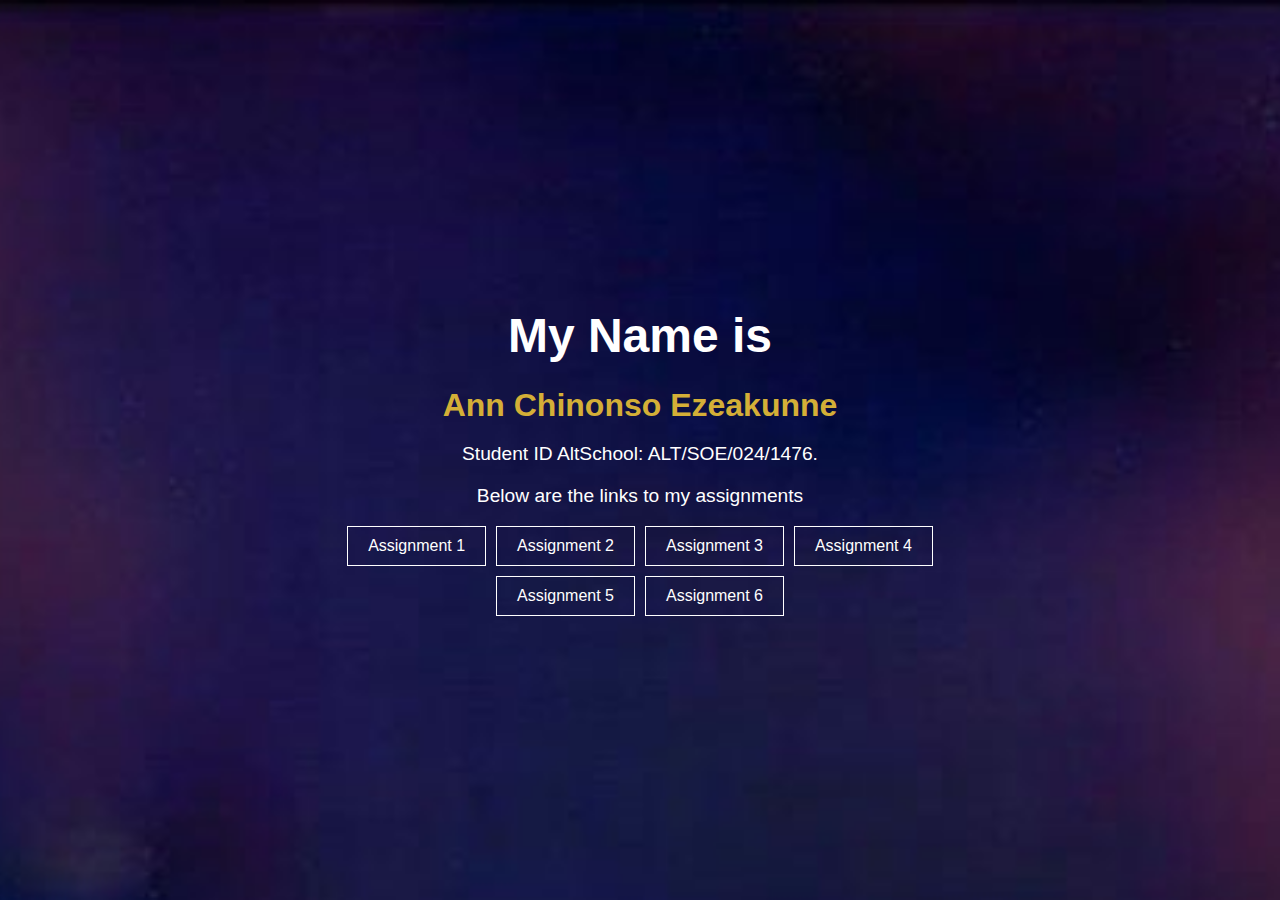
<file: index.html>
<!DOCTYPE html>
<html lang="en">
<head>
    <meta charset="UTF-8">
    <meta name="viewport" content="width=device-width, initial-scale=1.0">
    <title>Assignments</title>
    <style>
        body {
            margin: 0;
            font-family: Arial, sans-serif;
            background: url('picture/background.jpeg') no-repeat center center fixed;
            background-size: cover;
            color: white;
            text-align: center;
            display: flex;
            flex-direction: column;
            justify-content: center;
            height: 100vh;
        }
        .container {
            max-width: 600px;
            margin: auto;
        }
        h1 {
            font-size: 3em;
            margin: 0.5em 0;
        }
        h2 {
            font-size: 2em;
            margin: 0.5em 0;
            color: #d4af37;
        }
        p {
            font-size: 1.2em;
            margin: 1em 0;
        }
        .assignments {
            display: flex;
            flex-wrap: wrap;
            justify-content: center;
            gap: 10px;
        }
        .assignments a {
            display: inline-block;
            padding: 10px 20px;
            border: 1px solid white;
            text-decoration: none;
            color: white;
            transition: background 0.3s, color 0.3s;
        }
        .assignments a:hover {
            background: white;
            color: rgb(103, 58, 183);
        }
    </style>
</head>
<body>
    <div class="container">
        <h1>My Name is</h1>
        <h2>Ann Chinonso Ezeakunne</h2>
        <p>Student ID AltSchool:  ALT/SOE/024/1476.</p>
        <p>Below are the links to my assignments</p>
        <div class="assignments">
            <a href="Assignment6.html">Assignment 1</a>
            <a href="Assignment.html">Assignment 2</a>
            <a href="Assignment2.html">Assignment 3</a>
            <a href="Assignment1.html">Assignment 4</a>
            <a href="Assignment4.html">Assignment 5</a>
            <a href="Assigment5.html">Assignment 6</a>
        </div>
    </div>
</body>
</html>
</file>
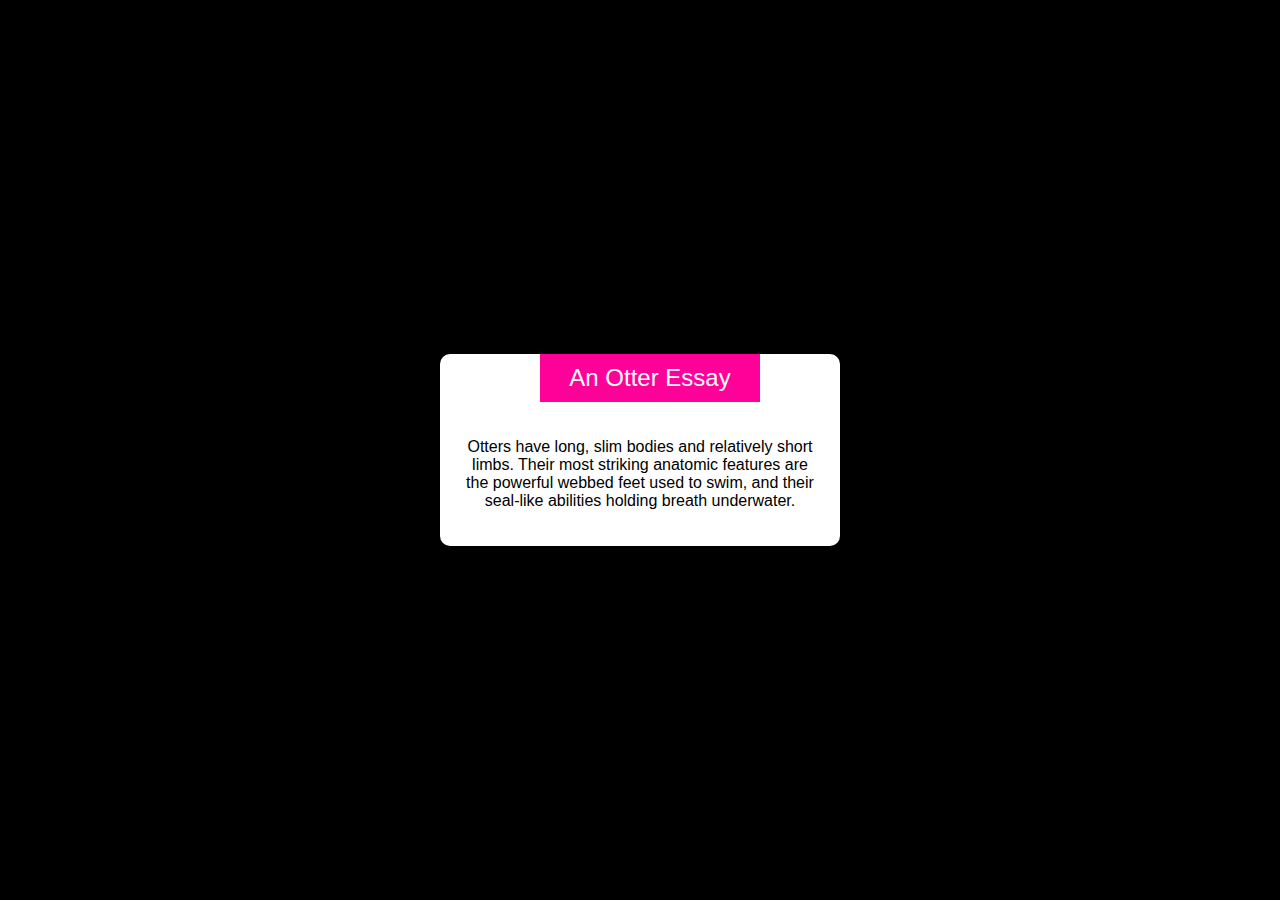
<file: Assignment1.html>
<!DOCTYPE html>
<html lang="en">
<head>
    <meta charset="UTF-8">
    <meta name="viewport" content="width=device-width, initial-scale=1.0">
    <title>An Otter Essay</title>
    <link rel="stylesheet" href="Assignment1.css">
</head>
<body>
    <div class="card">
        <div class="card-header">An Otter Essay</div>
        <div class="card-body">
            <p>Otters have long, slim bodies and relatively short limbs. Their most striking anatomic features are the powerful webbed feet used to swim, and their seal-like abilities holding breath underwater.</p>
        </div>
    </div>
</body>
</html>
</file>
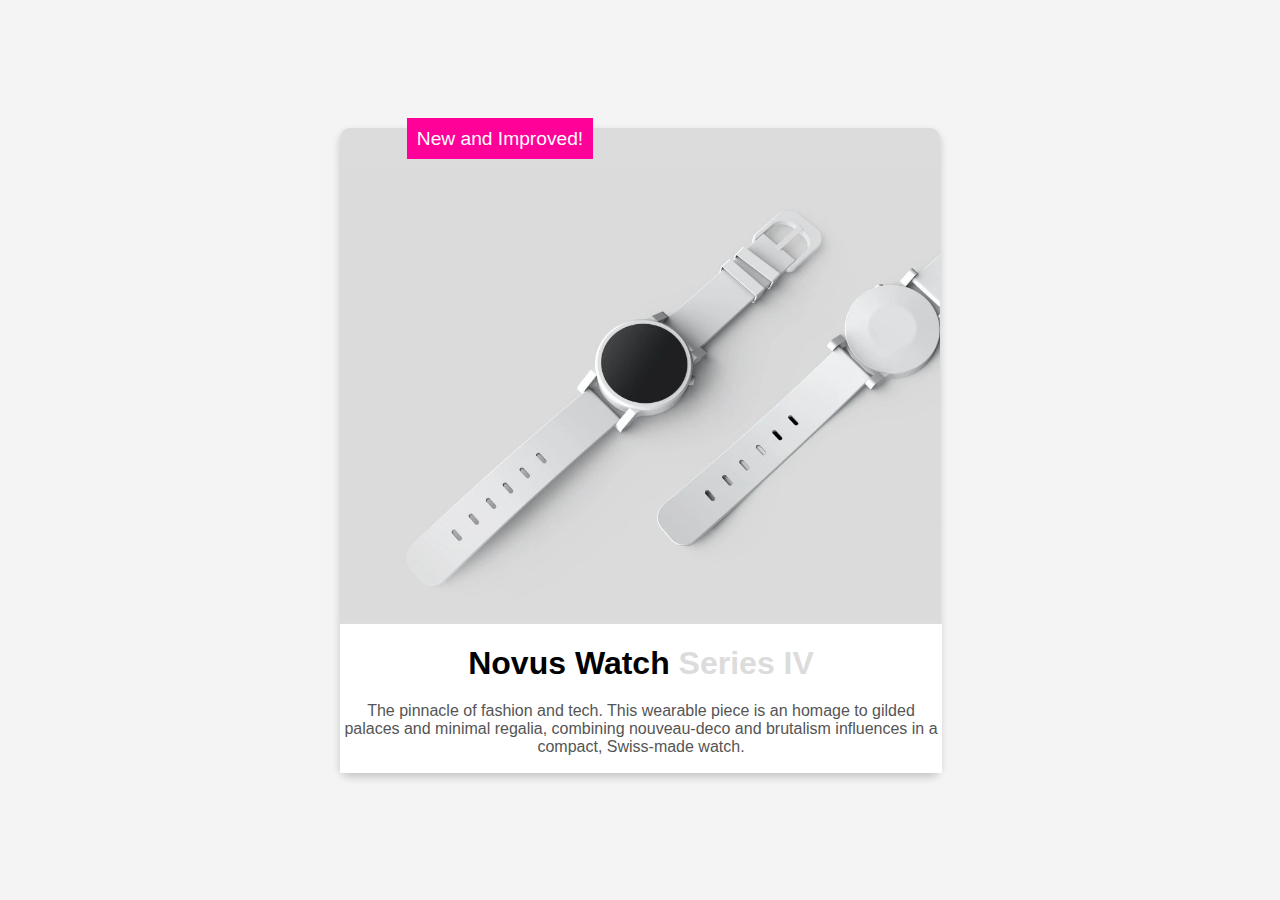
<file: Assignment2.html>
<!DOCTYPE html>
<html lang="en">
<head>
    <meta charset="UTF-8">
    <meta name="viewport" content="width=device-width, initial-scale=1.0">
    <title>Document</title>
    <link rel="stylesheet" href="Assignment2.css">
</head>
<body>
    <section class="assignment-2">
    <span class="tag">New and Improved!</span>
    <img src="picture/watch.jpeg" alt="Novus Watch">
    <div class="assignment2-text">
        <h2>Novus Watch <span>Series IV</span></h2>
        <p>The pinnacle of fashion and tech. This wearable piece is an homage to gilded palaces and minimal regalia, combining nouveau-deco and brutalism influences in a compact, Swiss-made watch.</p>
    </div>
</section>

</body>
</html>
</file>
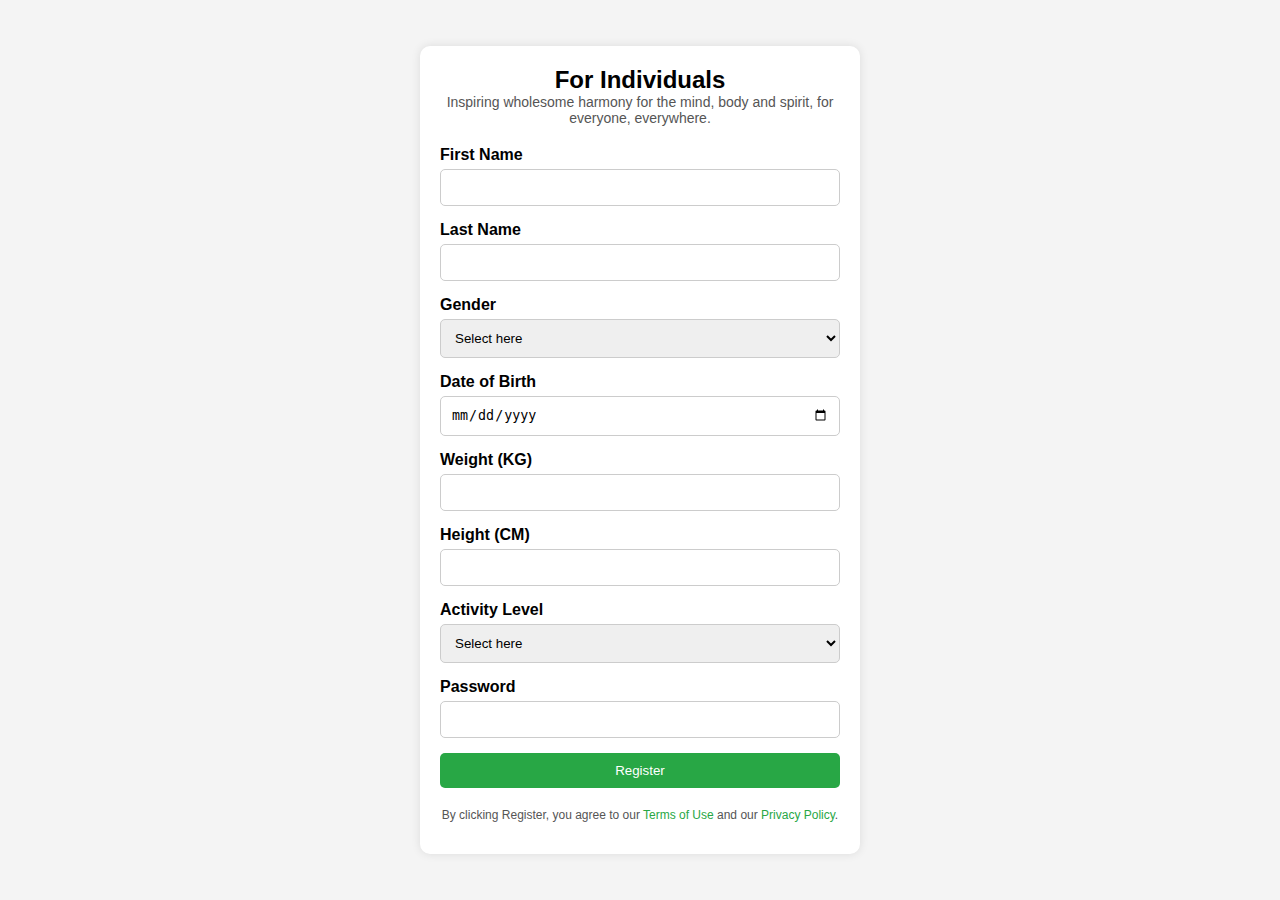
<file: Assignment3.html>
<!DOCTYPE html>
<html lang="en">
<head>
    <meta charset="UTF-8">
    <meta name="viewport" content="width=device-width, initial-scale=1.0">
    <title>Registration Form</title>
    <link rel="stylesheet" href="Assignment3.css">
</head>
<body>
    <div class="container">
        <header>
            <h1>For Individuals</h1>
            <p>Inspiring wholesome harmony for the mind, body and spirit, for everyone, everywhere.</p>
        </header>
        <form>
            <label for="first-name">First Name</label>
            <input type="text" id="first-name" name="first-name" required>

            <label for="last-name">Last Name</label>
            <input type="text" id="last-name" name="last-name" required>

            <label for="gender">Gender</label>
            <select id="gender" name="gender" required>
                <option value="">Select here</option>
                <option value="MALE">Male</option>
                <option value="female">Female</option>
               
            </select>

            <label for="dob">Date of Birth</label>
            <input type="date" id="dob" name="dob" required>

            <label for="weight">Weight (KG)</label>
            <input type="number" id="weight" name="weight" required>

            <label for="height">Height (CM)</label>
            <input type="number" id="height" name="height" required>

            <label for="activity-level">Activity Level</label>
            <select id="activity-level" name="activity-level" required>
                <option value="">Select here</option>
               
            </select>

            <label for="password">Password</label>
            <input type="password" id="password" name="password" required>

            <button type="submit">Register</button>
        </form>
        <footer>
            <p>By clicking Register, you agree to our <a href="#">Terms of Use</a> and our <a href="#">Privacy Policy</a>.</p>
        </footer>
    </div>
</body>
</html>
</file>
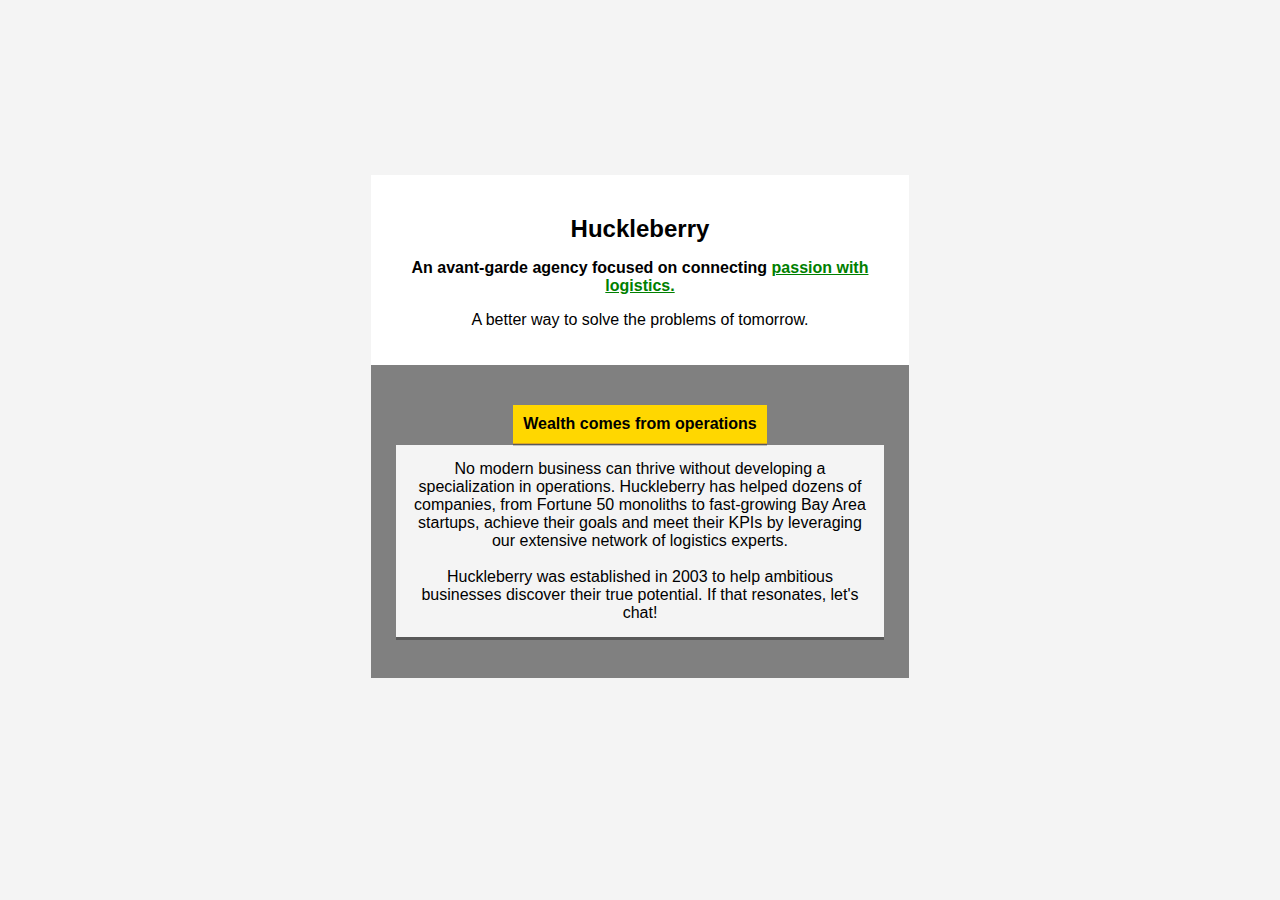
<file: Assignment4.html>
<!DOCTYPE html>
<html lang="en">
<head>
    <meta charset="UTF-8">
    <meta name="viewport" content="width=device-width, initial-scale=1.0">
    <title>Huckleberry Section</title>
    <link rel="stylesheet" href="Assignment4.css">
</head>
<body>
    <section class="assignment-4">
     <div class="assignment4">
    <div class="assignment4A">
      <h2>Huckleberry</h2>
            <p class="assignment4A-1">An avant-garde agency focused on connecting <span class="assignment4A-2">passion with logistics.</span></p>
            <p>A better way to solve the problems of tomorrow.</p>
    </div>
      
    <div class="assignment4A-3">
        <div class="assignment4A-4">Wealth comes from operations</div>
            <p>No modern business can thrive without developing a specialization in operations. Huckleberry has helped dozens of companies, from Fortune 50 monoliths to fast-growing Bay Area startups, achieve their goals and meet their KPIs by leveraging our extensive network of logistics experts.  <br><br>
            Huckleberry was established in 2003 to help ambitious businesses discover their true potential. If that resonates, let's chat!</p>
            </div>
        </div> 
        











    </section>
</body>
</html>
</file>
<file: Assignment1.css>
body {
    display: flex;
    justify-content: center;
    align-items: center;
    height: 100vh;
    margin: 0;
    background-color: black;
}

.card {
    background-color: white;
    border-radius: 10px;
    box-shadow: 0 4px 8px rgba(0, 0, 0, 0.2);
    max-width: 400px;
    text-align: center;
    font-family: Arial, sans-serif;
}

.card-header {
    background-color: #ff0099;
    color: white;
    padding: 10px;
  width: 50%;
  margin-left: 100px;
    font-size: 1.5em;
}

.card-body {
    padding: 20px;
    color: black;
}

/* Media Queries */

/* Styles for Tablets (width between 600px and 900px) */
@media (min-width: 600px) and (max-width: 900px) {
    .card {
        max-width: 300px;
    }
    .card-header {
        font-size: 1.2em;
    }
    .card-body {
        padding: 15px;
    }
}

/* Styles for Mobiles (width below 600px) */
@media (max-width: 600px) {
    .card {
        max-width: 250px;
    }
    .card-header {
        font-size: 1em;
    }
    .card-body {
        padding: 10px;
    }
}

/* Styles for Laptops and Desktops (width above 900px) */
@media (min-width: 900px) {
    .card {
        max-width: 400px;
    }
    .card-header {
        font-size: 1.5em;
    }
    .card-body {
        padding: 20px;
    }
}
</file>
<file: Assignment2.css>
body {
    font-family: Arial, sans-serif;
    background-color: #f4f4f4;
    margin: 0;
    padding: 0;
    display: flex;
    justify-content: center;
    align-items: center;
    min-height: 100vh;
}

.assignment-2 {
    background-color: #DCDCDC;
    border-radius: 10px;
    box-shadow: 0 4px 8px rgba(0, 0, 0, 0.2);
    max-width: 600px;
    width: 100%;
    text-align: center;
    /* padding: 20px;
    margin: 10px; */
}

.tag {
    background-color: #ff0099;
    color: white;
    padding: 10px;
 width: 50%;
margin-right: 280px;
    font-size: 1.2em;
}

.assignment2-text{
  background-color: white;
width: 100%;
  padding: 1px;
    /* margin: 3px; */
}

.assignment2-text h2 {
    margin: 20px 0;
    font-size: 2em;
}

.assignment2-text p {
    font-size: 1em;
    color: #555;
}

.assignment2-text span {
    color: #DCDCDC;
}

.assignment-2 img {
    max-width: 100%;
    border-radius: 5px;
    margin-top: 20px;
}

/* Media Queries */

/* Styles for Tablets (width between 600px and 900px) */
@media (min-width: 600px) and (max-width: 900px) {
    .assignment-2 {
        max-width: 500px;
    }
    .tag {
        font-size: 1em;
    }
    .assignment2-text h2 {
        font-size: 1.8em;
    }
    .assignment2-text p {
        font-size: 0.9em;
    }
}

/* Styles for Mobiles (width below 600px) */
@media (max-width: 600px) {
    .assignment-2 {
        max-width: 300px;
    }
    .tag {
        font-size: 0.8em;
    }
    .assignment2-text h2 {
        font-size: 1.5em;
    }
    .assignment2-text p {
        font-size: 0.8em;
    }
}

/* Styles for Laptops and Desktops (width above 900px) */
@media (min-width: 900px) {
    .assignment-2 {
        max-width: 600px;
    }
    .tag {
        font-size: 1.2em;
    }
    .assignment2-text h2 {
        font-size: 2em;
    }
    .assignment2-text p {
        font-size: 1em;
    }
}
</file>
<file: Assignment3.css>
body {
    font-family: Arial, sans-serif;
    background-color: #f4f4f4;
    margin: 0;
    padding: 0;
    display: flex;
    justify-content: center;
    align-items: center;
    height: 100vh;
}

.container {
    background-color: white;
    padding: 20px;
    border-radius: 10px;
    box-shadow: 0 0 10px rgba(0, 0, 0, 0.1);
    max-width: 400px;
    width: 100%;
}

header {
    text-align: center;
    margin-bottom: 20px;
}

header h1 {
    margin: 0;
    font-size: 24px;
}

header p {
    margin: 0;
    font-size: 14px;
    color: #555;
}

form {
    display: flex;
    flex-direction: column;
}

form label {
    margin-bottom: 5px;
    font-weight: bold;
}

form input, form select {
    margin-bottom: 15px;
    padding: 10px;
    border: 1px solid #ccc;
    border-radius: 5px;
}

form button {
    padding: 10px;
    background-color: #28a745;
    color: white;
    border: none;
    border-radius: 5px;
    cursor: pointer;
}

form button:hover {
    background-color: #218838;
}

footer {
    text-align: center;
    margin-top: 20px;
    font-size: 12px;
    color: #555;
}

footer a {
    color: #28a745;
    text-decoration: none;
}

footer a:hover {
    text-decoration: underline;
}

/* Media Queries */
@media (max-width: 768px) {
    .container {
        width: 90%;
    }
}

@media (max-width: 480px) {
    .container {
        width: 100%;
        padding: 15px;
    }
}
</file>
<file: Assignment4.css>
body {
font-family: Arial, sans-serif;
background-color: #f4f4f4;
padding: 20px;
}

.assignment-4 {
width: 100%;
display: flex;
margin: 0 auto;
justify-content: space-around;
margin-top: 12%;
}

.assignment4A {
background-color: white;
padding: 20px;
text-align: center;
} 

 .assignment4{
border-radius: 5px;
width: 44%;
} 

 .assignment4A-1 {
font-weight: bold;
color: black;
}

.assignment4A-2 {
color: green;
text-decoration: underline;
}

h2 {
font-size: 24px;
margin-bottom: 10px;
}



.assignment4A-3 {
background-color: gray;
padding: 25px;
margin-bottom: 25px;
text-align: center;
}

.assignment4A-3 p {
background-color: #f4f4f4;
padding: 15px;
box-shadow: 0 3px 0 rgba(0, 0, 0, 0.3);
}
.assignment4A-4 {
background-color: gold;
font-weight: bold;
padding: 10px;
position: relative;
top: 15px;
display: inline-block;
box-shadow: 0 1.7px 0 rgba(0, 0, 0, 0.3);
border-bottom: 1px solid goldenrod;
}



/* Media Queries */

/* Styles for Tablets (width between 600px and 900px) */
@media (min-width: 600px) and (max-width: 900px) {
    .assignment-4 {
        flex-direction: column;
        align-items: center;
        margin-top: 8%;
    }
    .assignment4 {
        width: 90%;
        margin-bottom: 20px;
    }
}

/* Styles for Mobiles (width below 600px) */
@media (max-width: 600px) {
    .assignment-4 {
        flex-direction: column;
        align-items: center;
        margin-top: 5%;
    }
    .assignment4 {
        width: 100%;
        margin-bottom: 20px;
    }
}

/* Styles for Laptops and Desktops (width above 900px) */
@media (min-width: 900px) {
    .assignment-4 {
        flex-direction: row;
        justify-content: space-around;
        margin-top: 12%;
    }
    .assignment4 {
        width: 44%;
    }
}
</file>
